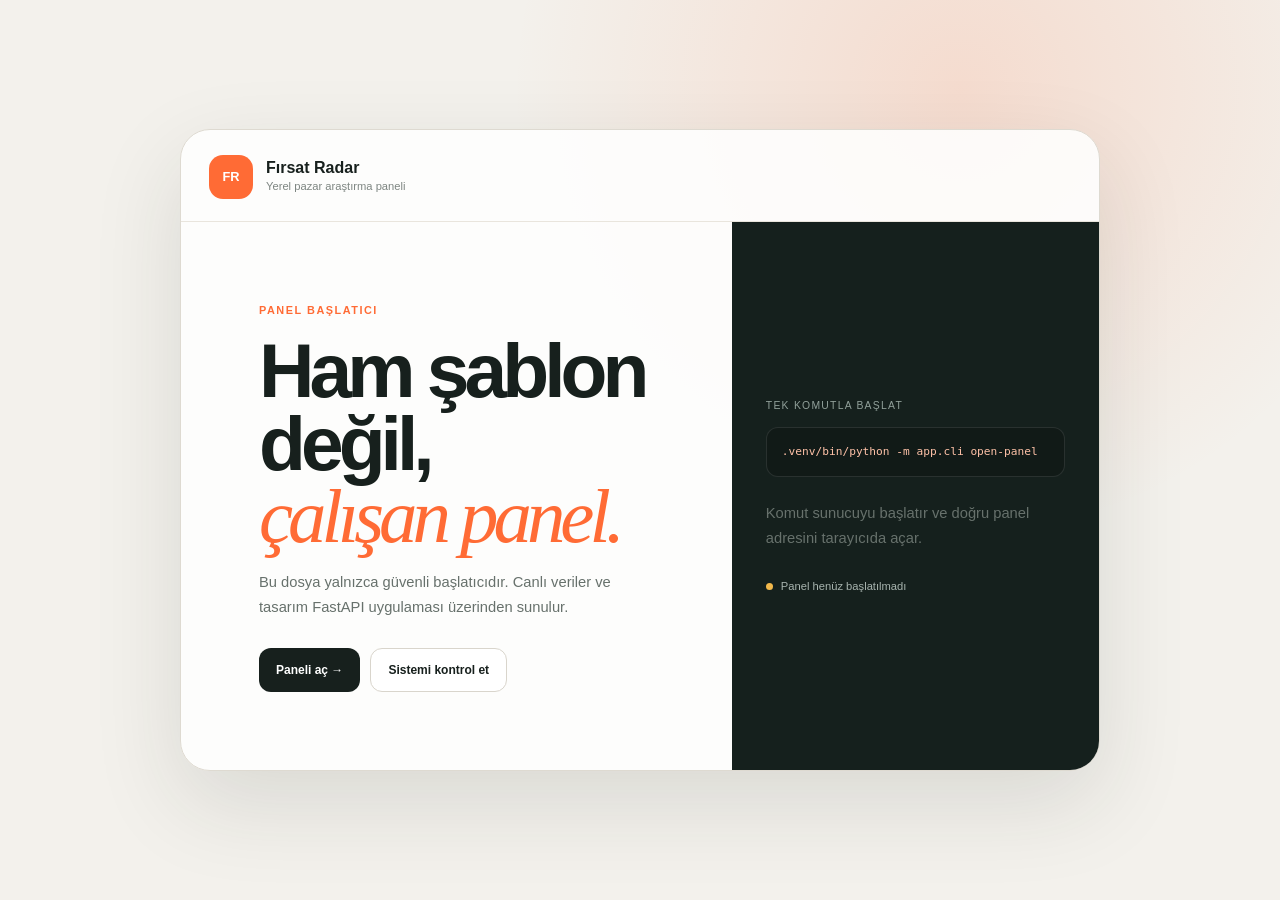
<file: app/web/templates/index.html>
<!doctype html>
<html lang="tr">
<head>
    <meta charset="utf-8">
    <meta name="viewport" content="width=device-width, initial-scale=1">
    <meta name="color-scheme" content="light">
    <title>Fırsat Radar · Panel Başlatıcı</title>
    <style>
        :root { font-family: Inter, ui-sans-serif, -apple-system, BlinkMacSystemFont, "Segoe UI", sans-serif; color: #17201d; background: #f3f1ec; }
        * { box-sizing: border-box; }
        body { display: grid; min-height: 100vh; margin: 0; place-items: center; padding: 24px; background: radial-gradient(circle at 75% 10%, rgba(255,107,53,.16), transparent 28rem), #f3f1ec; }
        main { width: min(920px, 100%); overflow: hidden; border: 1px solid #dedad1; border-radius: 30px; background: rgba(255,255,255,.86); box-shadow: 0 32px 90px rgba(30,40,35,.12); }
        header { display: flex; align-items: center; gap: 13px; border-bottom: 1px solid #e9e5dd; padding: 22px 28px; }
        .mark { display: grid; width: 44px; height: 44px; place-items: center; border-radius: 14px; color: white; background: #ff6b35; font-size: .8rem; font-weight: 850; }
        header strong, header span { display: block; }
        header span { margin-top: 3px; color: #7d8581; font-size: .7rem; }
        section { display: grid; grid-template-columns: minmax(0,1.2fr) minmax(280px,.8fr); }
        .intro { padding: clamp(36px,7vw,78px); }
        .tag { color: #ff6b35; font-size: .68rem; font-weight: 850; letter-spacing: .14em; }
        h1 { margin: 16px 0; font-size: clamp(2.6rem,6vw,5rem); letter-spacing: -.065em; line-height: .95; }
        h1 em { color: #ff6b35; font-family: Georgia, serif; font-weight: 400; }
        p { color: #67716c; font-size: .92rem; line-height: 1.7; }
        .actions { display: flex; flex-wrap: wrap; gap: 10px; margin-top: 28px; }
        a { display: inline-flex; min-height: 44px; align-items: center; border-radius: 12px; padding: 0 17px; color: white; background: #17201d; font-size: .75rem; font-weight: 760; text-decoration: none; }
        a.secondary { color: #17201d; border: 1px solid #d9d5cc; background: white; }
        .terminal { display: flex; flex-direction: column; justify-content: center; padding: 34px; color: #eef4f1; background: #15201d; }
        .terminal small { color: #91a09a; font-size: .65rem; letter-spacing: .12em; }
        code { display: block; overflow-x: auto; margin: 16px 0 10px; border: 1px solid rgba(255,255,255,.1); border-radius: 12px; padding: 15px; color: #ffc2a8; background: rgba(0,0,0,.18); font-size: .7rem; line-height: 1.6; white-space: nowrap; }
        .status { display: flex; align-items: center; gap: 8px; margin-top: 14px; color: #a8b4af; font-size: .7rem; }
        .status i { width: 7px; height: 7px; border-radius: 50%; background: #f2b84b; }
        @media (max-width: 720px) { section { grid-template-columns: 1fr; } .terminal { min-height: 240px; } }
    </style>
</head>
<body>
    <main>
        <header><span class="mark">FR</span><div><strong>Fırsat Radar</strong><span>Yerel pazar araştırma paneli</span></div></header>
        <section>
            <div class="intro">
                <span class="tag">PANEL BAŞLATICI</span>
                <h1>Ham şablon değil,<br><em>çalışan panel.</em></h1>
                <p>Bu dosya yalnızca güvenli başlatıcıdır. Canlı veriler ve tasarım FastAPI uygulaması üzerinden sunulur.</p>
                <div class="actions"><a href="http://127.0.0.1:8000">Paneli aç →</a><a class="secondary" href="http://127.0.0.1:8000/healthz">Sistemi kontrol et</a></div>
            </div>
            <aside class="terminal">
                <small>TEK KOMUTLA BAŞLAT</small>
                <code>.venv/bin/python -m app.cli open-panel</code>
                <p>Komut sunucuyu başlatır ve doğru panel adresini tarayıcıda açar.</p>
                <span class="status"><i></i><span id="status-text">Yerel servis kontrol ediliyor</span></span>
            </aside>
        </section>
    </main>
    <script>
        fetch("http://127.0.0.1:8000/healthz", { mode: "no-cors" })
            .then(() => { document.getElementById("status-text").textContent = "Panel hazır · yönlendiriliyor"; setTimeout(() => location.replace("http://127.0.0.1:8000"), 500); })
            .catch(() => { document.getElementById("status-text").textContent = "Panel henüz başlatılmadı"; });
    </script>
</body>
</html>
</file>
